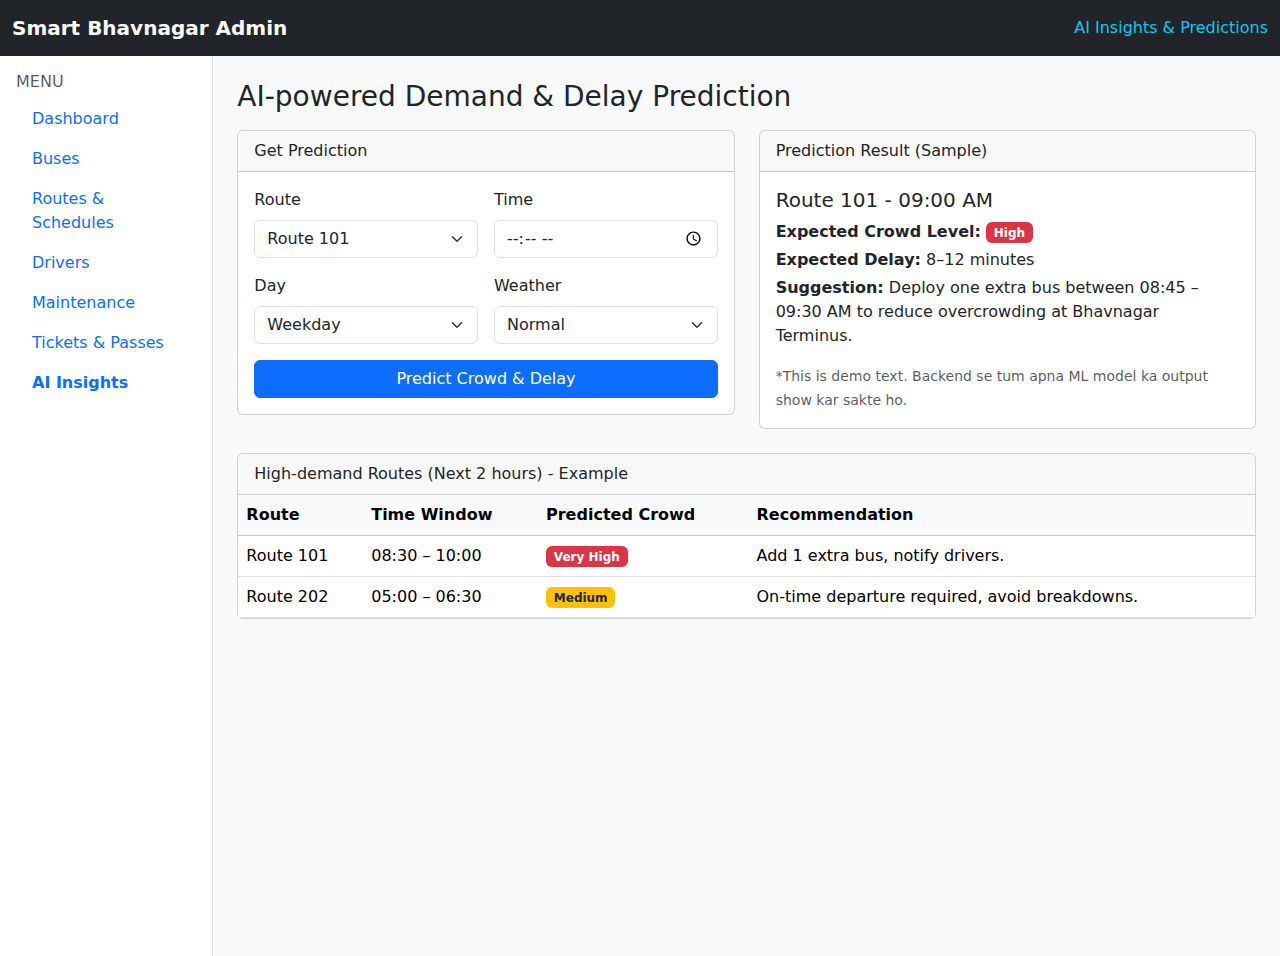
<file: templates/ai_insights.html>
<!DOCTYPE html>
<html lang="en">
<head>
  <meta charset="UTF-8" />
  <title>Smart Bhavnagar - AI Insights</title>
  <link
    href="https://cdn.jsdelivr.net/npm/bootstrap@5.3.3/dist/css/bootstrap.min.css"
    rel="stylesheet"
  />
</head>
<body class="bg-light">
  <nav class="navbar navbar-dark bg-dark navbar-expand-lg">
    <div class="container-fluid">
      <a class="navbar-brand fw-bold" href="dashboard.html">
        Smart Bhavnagar Admin
      </a>
      <span class="navbar-text text-info">
        AI Insights & Predictions
      </span>
    </div>
  </nav>

  <div class="container-fluid">
    <div class="row">
      <!-- Sidebar -->
      <div class="col-md-2 bg-white border-end min-vh-100 p-3">
        <h6 class="text-uppercase text-muted">Menu</h6>
        <ul class="nav flex-column">
          <li class="nav-item"><a href="dashboard.html" class="nav-link">Dashboard</a></li>
          <li class="nav-item"><a href="buses.html" class="nav-link">Buses</a></li>
          <li class="nav-item"><a href="routes.html" class="nav-link">Routes & Schedules</a></li>
          <li class="nav-item"><a href="drivers.html" class="nav-link">Drivers</a></li>
          <li class="nav-item"><a href="maintenance.html" class="nav-link">Maintenance</a></li>
          <li class="nav-item"><a href="tickets.html" class="nav-link">Tickets & Passes</a></li>
          <li class="nav-item"><a href="ai_insights.html" class="nav-link active fw-bold">AI Insights</a></li>
        </ul>
      </div>

      <!-- Content -->
      <div class="col-md-10 p-4">
        <h3 class="mb-3">AI-powered Demand & Delay Prediction</h3>

        <div class="row mb-4">
          <div class="col-md-6">
            <div class="card">
              <div class="card-header">
                Get Prediction
              </div>
              <div class="card-body">
                <form class="row g-3">
                  <div class="col-md-6">
                    <label class="form-label">Route</label>
                    <select class="form-select">
                      <option>Route 101</option>
                      <option>Route 202</option>
                    </select>
                  </div>
                  <div class="col-md-6">
                    <label class="form-label">Time</label>
                    <input type="time" class="form-control">
                  </div>
                  <div class="col-md-6">
                    <label class="form-label">Day</label>
                    <select class="form-select">
                      <option>Weekday</option>
                      <option>Weekend</option>
                      <option>Holiday</option>
                    </select>
                  </div>
                  <div class="col-md-6">
                    <label class="form-label">Weather</label>
                    <select class="form-select">
                      <option>Normal</option>
                      <option>Rainy</option>
                      <option>Very Hot</option>
                    </select>
                  </div>
                  <div class="col-12">
                    <button class="btn btn-primary w-100" type="button">
                      Predict Crowd & Delay
                    </button>
                  </div>
                </form>
              </div>
            </div>
          </div>

          <!-- Result Card -->
          <div class="col-md-6">
            <div class="card">
              <div class="card-header">
                Prediction Result (Sample)
              </div>
              <div class="card-body">
                <h5>Route 101 - 09:00 AM</h5>
                <p class="mb-1">
                  <strong>Expected Crowd Level:</strong>
                  <span class="badge bg-danger">High</span>
                </p>
                <p class="mb-1">
                  <strong>Expected Delay:</strong> 8–12 minutes
                </p>
                <p class="mb-3">
                  <strong>Suggestion:</strong> Deploy one extra bus between 08:45 – 09:30 AM
                  to reduce overcrowding at Bhavnagar Terminus.
                </p>
                <small class="text-muted">*This is demo text. Backend se tum apna ML model ka output show kar sakte ho.</small>
              </div>
            </div>
          </div>
        </div>

        <!-- Maybe upcoming hot routes -->
        <div class="card">
          <div class="card-header">
            High-demand Routes (Next 2 hours) - Example
          </div>
          <div class="card-body p-0">
            <table class="table mb-0">
              <thead class="table-light">
                <tr>
                  <th>Route</th>
                  <th>Time Window</th>
                  <th>Predicted Crowd</th>
                  <th>Recommendation</th>
                </tr>
              </thead>
              <tbody>
                <tr>
                  <td>Route 101</td>
                  <td>08:30 – 10:00</td>
                  <td><span class="badge bg-danger">Very High</span></td>
                  <td>Add 1 extra bus, notify drivers.</td>
                </tr>
                <tr>
                  <td>Route 202</td>
                  <td>05:00 – 06:30</td>
                  <td><span class="badge bg-warning text-dark">Medium</span></td>
                  <td>On-time departure required, avoid breakdowns.</td>
                </tr>
              </tbody>
            </table>
          </div>
        </div>

      </div> <!-- col-md-10 -->
    </div>
  </div>

  <script src="https://cdn.jsdelivr.net/npm/bootstrap@5.3.3/dist/js/bootstrap.bundle.min.js"></script>
</body>
</html>
</file>
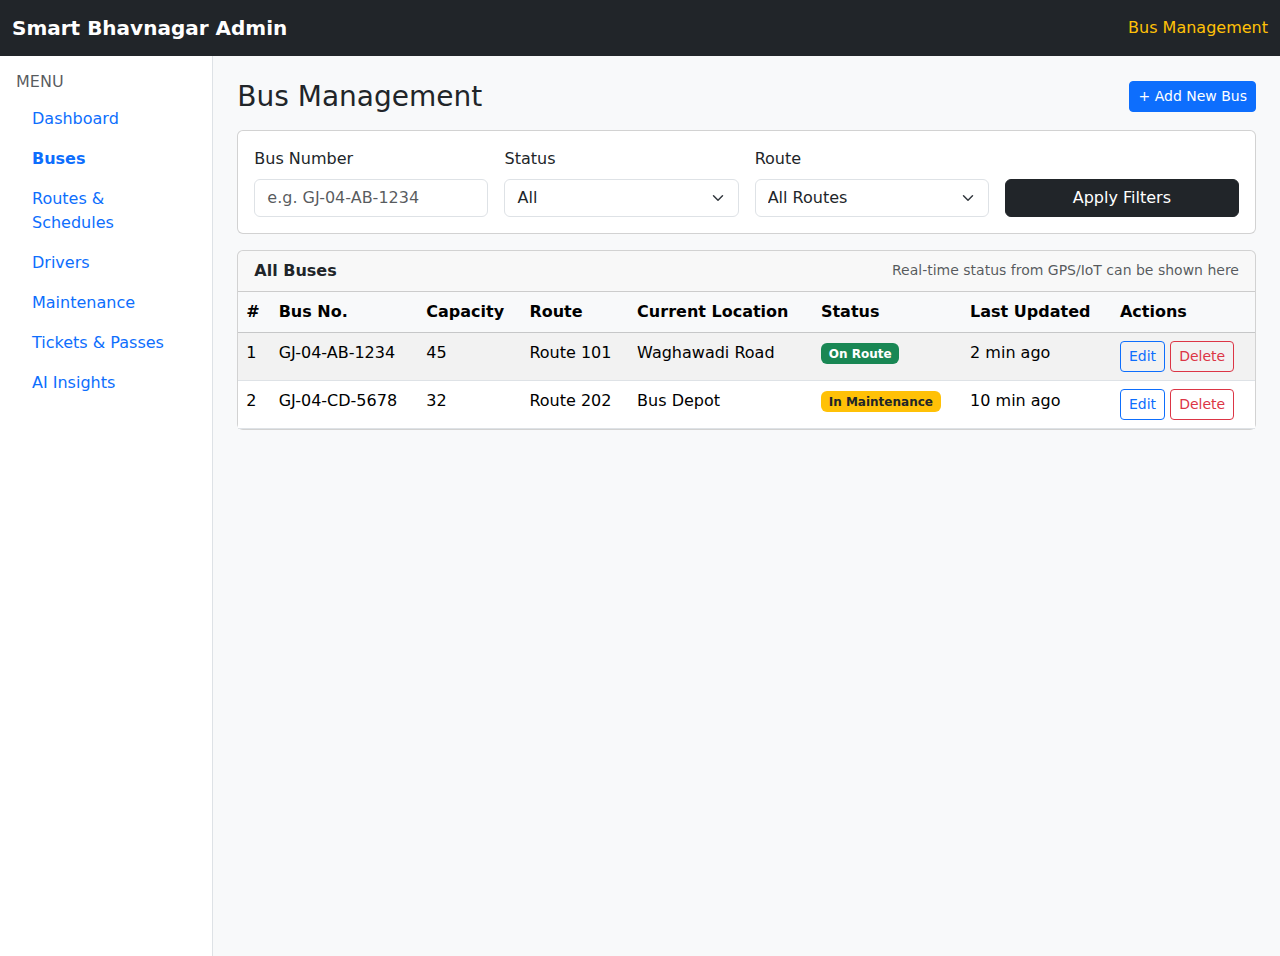
<file: templates/buses.html>
<!DOCTYPE html>
<html lang="en">
<head>
  <meta charset="UTF-8" />
  <title>Smart Bhavnagar - Bus Management</title>
  <link
    href="https://cdn.jsdelivr.net/npm/bootstrap@5.3.3/dist/css/bootstrap.min.css"
    rel="stylesheet"
  />
</head>
<body class="bg-light">
  <!-- Top Navbar -->
  <nav class="navbar navbar-dark bg-dark navbar-expand-lg">
    <div class="container-fluid">
      <a class="navbar-brand fw-bold" href="dashboard.html">
        Smart Bhavnagar Admin
      </a>
      <span class="navbar-text text-warning">
        Bus Management
      </span>
    </div>
  </nav>

  <div class="container-fluid">
    <div class="row">
      <!-- Sidebar -->
      <div class="col-md-2 bg-white border-end min-vh-100 p-3">
        <h6 class="text-uppercase text-muted">Menu</h6>
        <ul class="nav flex-column">
          <li class="nav-item"><a href="dashboard.html" class="nav-link">Dashboard</a></li>
          <li class="nav-item"><a href="buses.html" class="nav-link active fw-bold">Buses</a></li>
          <li class="nav-item"><a href="routes.html" class="nav-link">Routes & Schedules</a></li>
          <li class="nav-item"><a href="drivers.html" class="nav-link">Drivers</a></li>
          <li class="nav-item"><a href="maintenance.html" class="nav-link">Maintenance</a></li>
          <li class="nav-item"><a href="tickets.html" class="nav-link">Tickets & Passes</a></li>
          <li class="nav-item"><a href="ai_insights.html" class="nav-link">AI Insights</a></li>
        </ul>
      </div>

      <!-- Main Content -->
      <div class="col-md-10 p-4">
        <div class="d-flex justify-content-between align-items-center mb-3">
          <h3 class="mb-0">Bus Management</h3>
          <button class="btn btn-primary btn-sm" data-bs-toggle="modal" data-bs-target="#addBusModal">
            + Add New Bus
          </button>
        </div>

        <!-- Filters -->
        <div class="card mb-3">
          <div class="card-body">
            <form class="row g-3">
              <div class="col-md-3">
                <label class="form-label">Bus Number</label>
                <input type="text" class="form-control" placeholder="e.g. GJ-04-AB-1234">
              </div>
              <div class="col-md-3">
                <label class="form-label">Status</label>
                <select class="form-select">
                  <option value="">All</option>
                  <option>Active</option>
                  <option>In Maintenance</option>
                  <option>Inactive</option>
                </select>
              </div>
              <div class="col-md-3">
                <label class="form-label">Route</label>
                <select class="form-select">
                  <option value="">All Routes</option>
                  <option>Route 101</option>
                  <option>Route 202</option>
                </select>
              </div>
              <div class="col-md-3 d-flex align-items-end">
                <button class="btn btn-dark w-100">Apply Filters</button>
              </div>
            </form>
          </div>
        </div>

        <!-- Bus Table -->
        <div class="card">
          <div class="card-header d-flex justify-content-between align-items-center">
            <span class="fw-semibold">All Buses</span>
            <small class="text-muted">Real-time status from GPS/IoT can be shown here</small>
          </div>
          <div class="card-body p-0">
            <div class="table-responsive">
              <table class="table table-striped table-hover mb-0">
                <thead class="table-light">
                  <tr>
                    <th>#</th>
                    <th>Bus No.</th>
                    <th>Capacity</th>
                    <th>Route</th>
                    <th>Current Location</th>
                    <th>Status</th>
                    <th>Last Updated</th>
                    <th>Actions</th>
                  </tr>
                </thead>
                <tbody id="busTableBody">
                  <tr>
                    <td>1</td>
                    <td>GJ-04-AB-1234</td>
                    <td>45</td>
                    <td>Route 101</td>
                    <td>Waghawadi Road</td>
                    <td><span class="badge bg-success">On Route</span></td>
                    <td>2 min ago</td>
                    <td>
                      <button class="btn btn-sm btn-outline-primary">Edit</button>
                      <button class="btn btn-sm btn-outline-danger">Delete</button>
                    </td>
                  </tr>
                  <tr>
                    <td>2</td>
                    <td>GJ-04-CD-5678</td>
                    <td>32</td>
                    <td>Route 202</td>
                    <td>Bus Depot</td>
                    <td><span class="badge bg-warning text-dark">In Maintenance</span></td>
                    <td>10 min ago</td>
                    <td>
                      <button class="btn btn-sm btn-outline-primary">Edit</button>
                      <button class="btn btn-sm btn-outline-danger">Delete</button>
                    </td>
                  </tr>
                  <!-- yaha backend se dynamic rows aayenge -->
                </tbody>
              </table>
            </div>
          </div>
        </div>

      </div> <!-- /col-md-10 -->
    </div>
  </div>

  <!-- Add Bus Modal -->
  <div class="modal fade" id="addBusModal" tabindex="-1" aria-hidden="true">
    <div class="modal-dialog modal-lg">
      <form class="modal-content">
        <div class="modal-header">
          <h5 class="modal-title">Add New Bus</h5>
          <button type="button" class="btn-close" data-bs-dismiss="modal"></button>
        </div>
        <div class="modal-body row g-3">
          <div class="col-md-4">
            <label class="form-label">Bus Number</label>
            <input type="text" class="form-control" required>
          </div>
          <div class="col-md-4">
            <label class="form-label">Capacity</label>
            <input type="number" class="form-control" required>
          </div>
          <div class="col-md-4">
            <label class="form-label">Assigned Route</label>
            <select class="form-select">
              <option>Route 101</option>
              <option>Route 202</option>
            </select>
          </div>
          <div class="col-md-6">
            <label class="form-label">GPS Device ID</label>
            <input type="text" class="form-control">
          </div>
          <div class="col-md-6">
            <label class="form-label">Current Status</label>
            <select class="form-select">
              <option>Active</option>
              <option>In Maintenance</option>
              <option>Inactive</option>
            </select>
          </div>
        </div>
        <div class="modal-footer">
          <button class="btn btn-secondary" data-bs-dismiss="modal">Cancel</button>
          <button class="btn btn-primary" type="submit">Save Bus</button>
        </div>
      </form>
    </div>
  </div>

  <script src="https://cdn.jsdelivr.net/npm/bootstrap@5.3.3/dist/js/bootstrap.bundle.min.js"></script>
</body>
</html>
</file>
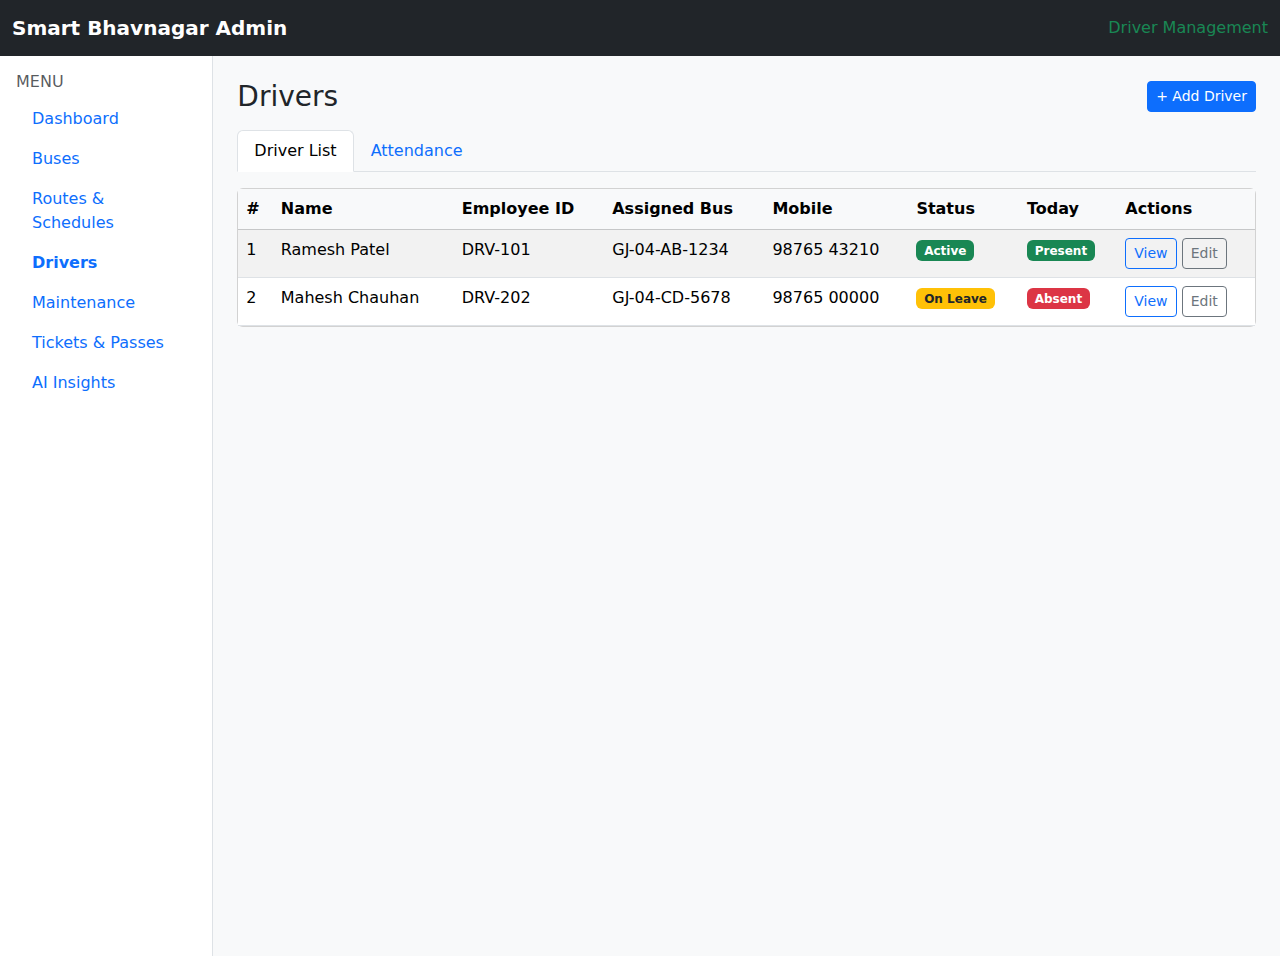
<file: templates/drivers.html>
<!DOCTYPE html>
<html lang="en">
<head>
  <meta charset="UTF-8" />
  <title>Smart Bhavnagar - Driver Management</title>
  <link
    href="https://cdn.jsdelivr.net/npm/bootstrap@5.3.3/dist/css/bootstrap.min.css"
    rel="stylesheet"
  />
</head>
<body class="bg-light">
  <nav class="navbar navbar-dark bg-dark navbar-expand-lg">
    <div class="container-fluid">
      <a class="navbar-brand fw-bold" href="dashboard.html">
        Smart Bhavnagar Admin
      </a>
      <span class="navbar-text text-success">
        Driver Management
      </span>
    </div>
  </nav>

  <div class="container-fluid">
    <div class="row">
      <!-- Sidebar -->
      <div class="col-md-2 bg-white border-end min-vh-100 p-3">
        <h6 class="text-uppercase text-muted">Menu</h6>
        <ul class="nav flex-column">
          <li class="nav-item"><a href="dashboard.html" class="nav-link">Dashboard</a></li>
          <li class="nav-item"><a href="buses.html" class="nav-link">Buses</a></li>
          <li class="nav-item"><a href="routes.html" class="nav-link">Routes & Schedules</a></li>
          <li class="nav-item"><a href="drivers.html" class="nav-link active fw-bold">Drivers</a></li>
          <li class="nav-item"><a href="maintenance.html" class="nav-link">Maintenance</a></li>
          <li class="nav-item"><a href="tickets.html" class="nav-link">Tickets & Passes</a></li>
          <li class="nav-item"><a href="ai_insights.html" class="nav-link">AI Insights</a></li>
        </ul>
      </div>

      <!-- Content -->
      <div class="col-md-10 p-4">
        <div class="d-flex justify-content-between align-items-center mb-3">
          <h3 class="mb-0">Drivers</h3>
          <button class="btn btn-primary btn-sm" data-bs-toggle="modal" data-bs-target="#addDriverModal">
            + Add Driver
          </button>
        </div>

        <!-- Tabs: Drivers / Attendance -->
        <ul class="nav nav-tabs mb-3" id="driverTabs">
          <li class="nav-item">
            <button class="nav-link active" data-bs-toggle="tab" data-bs-target="#driversList">Driver List</button>
          </li>
          <li class="nav-item">
            <button class="nav-link" data-bs-toggle="tab" data-bs-target="#attendanceTab">Attendance</button>
          </li>
        </ul>

        <div class="tab-content">
          <!-- Driver List -->
          <div class="tab-pane fade show active" id="driversList">
            <div class="card">
              <div class="card-body p-0">
                <table class="table table-striped table-hover mb-0">
                  <thead class="table-light">
                    <tr>
                      <th>#</th>
                      <th>Name</th>
                      <th>Employee ID</th>
                      <th>Assigned Bus</th>
                      <th>Mobile</th>
                      <th>Status</th>
                      <th>Today</th>
                      <th>Actions</th>
                    </tr>
                  </thead>
                  <tbody>
                    <tr>
                      <td>1</td>
                      <td>Ramesh Patel</td>
                      <td>DRV-101</td>
                      <td>GJ-04-AB-1234</td>
                      <td>98765 43210</td>
                      <td><span class="badge bg-success">Active</span></td>
                      <td><span class="badge bg-success">Present</span></td>
                      <td>
                        <button class="btn btn-sm btn-outline-primary">View</button>
                        <button class="btn btn-sm btn-outline-secondary">Edit</button>
                      </td>
                    </tr>
                    <tr>
                      <td>2</td>
                      <td>Mahesh Chauhan</td>
                      <td>DRV-202</td>
                      <td>GJ-04-CD-5678</td>
                      <td>98765 00000</td>
                      <td><span class="badge bg-warning text-dark">On Leave</span></td>
                      <td><span class="badge bg-danger">Absent</span></td>
                      <td>
                        <button class="btn btn-sm btn-outline-primary">View</button>
                        <button class="btn btn-sm btn-outline-secondary">Edit</button>
                      </td>
                    </tr>
                    <!-- dynamic -->
                  </tbody>
                </table>
              </div>
            </div>
          </div>

          <!-- Attendance -->
          <div class="tab-pane fade" id="attendanceTab">
            <div class="card">
              <div class="card-header d-flex justify-content-between align-items-center">
                <span>Attendance (Example)</span>
                <input type="date" class="form-control form-control-sm" style="width:auto;">
              </div>
              <div class="card-body p-0">
                <table class="table table-bordered mb-0">
                  <thead class="table-light">
                    <tr>
                      <th>Driver</th>
                      <th>Shift</th>
                      <th>Check-in</th>
                      <th>Check-out</th>
                      <th>Hours</th>
                      <th>Attendance</th>
                    </tr>
                  </thead>
                  <tbody>
                    <tr>
                      <td>Ramesh Patel</td>
                      <td>Morning</td>
                      <td>06:05</td>
                      <td>14:15</td>
                      <td>8h 10m</td>
                      <td><span class="badge bg-success">Present</span></td>
                    </tr>
                    <tr>
                      <td>Mahesh Chauhan</td>
                      <td>Evening</td>
                      <td>-</td>
                      <td>-</td>
                      <td>-</td>
                      <td><span class="badge bg-danger">Absent</span></td>
                    </tr>
                    <!-- dynamic -->
                  </tbody>
                </table>
              </div>
            </div>
          </div>

        </div> <!-- tab-content -->

      </div>
    </div>
  </div>

  <!-- Add Driver Modal -->
  <div class="modal fade" id="addDriverModal" tabindex="-1" aria-hidden="true">
    <div class="modal-dialog">
      <form class="modal-content">
        <div class="modal-header">
          <h5 class="modal-title">Add Driver</h5>
          <button type="button" class="btn-close" data-bs-dismiss="modal"></button>
        </div>
        <div class="modal-body row g-3">
          <div class="col-md-6">
            <label class="form-label">Name</label>
            <input type="text" class="form-control" required>
          </div>
          <div class="col-md-6">
            <label class="form-label">Employee ID</label>
            <input type="text" class="form-control" required>
          </div>
          <div class="col-md-6">
            <label class="form-label">Mobile</label>
            <input type="tel" class="form-control">
          </div>
          <div class="col-md-6">
            <label class="form-label">Assigned Bus</label>
            <select class="form-select">
              <option>GJ-04-AB-1234</option>
              <option>GJ-04-CD-5678</option>
            </select>
          </div>
          <div class="col-12">
            <label class="form-label">Address</label>
            <textarea class="form-control" rows="2"></textarea>
          </div>
        </div>
        <div class="modal-footer">
          <button class="btn btn-secondary" data-bs-dismiss="modal">Cancel</button>
          <button class="btn btn-primary" type="submit">Save Driver</button>
        </div>
      </form>
    </div>
  </div>

  <script src="https://cdn.jsdelivr.net/npm/bootstrap@5.3.3/dist/js/bootstrap.bundle.min.js"></script>
</body>
</html>
</file>
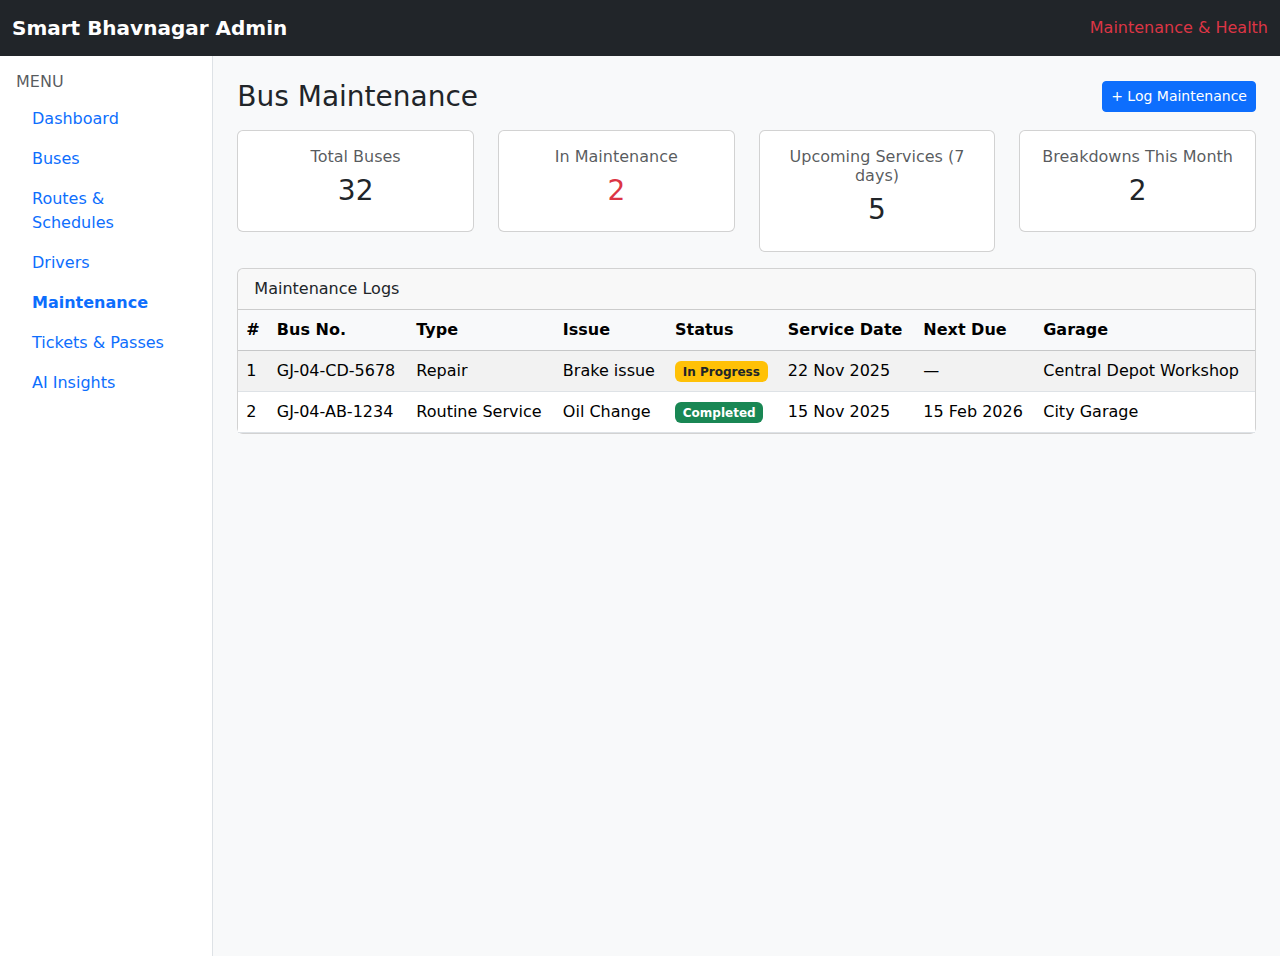
<file: templates/maintenance.html>
<!DOCTYPE html>
<html lang="en">
<head>
  <meta charset="UTF-8" />
  <title>Smart Bhavnagar - Maintenance</title>
  <link
    href="https://cdn.jsdelivr.net/npm/bootstrap@5.3.3/dist/css/bootstrap.min.css"
    rel="stylesheet"
  />
</head>
<body class="bg-light">
  <nav class="navbar navbar-dark bg-dark navbar-expand-lg">
    <div class="container-fluid">
      <a class="navbar-brand fw-bold" href="dashboard.html">
        Smart Bhavnagar Admin
      </a>
      <span class="navbar-text text-danger">
        Maintenance & Health
      </span>
    </div>
  </nav>

  <div class="container-fluid">
    <div class="row">
      <!-- Sidebar -->
      <div class="col-md-2 bg-white border-end min-vh-100 p-3">
        <h6 class="text-uppercase text-muted">Menu</h6>
        <ul class="nav flex-column">
          <li class="nav-item"><a href="dashboard.html" class="nav-link">Dashboard</a></li>
          <li class="nav-item"><a href="buses.html" class="nav-link">Buses</a></li>
          <li class="nav-item"><a href="routes.html" class="nav-link">Routes & Schedules</a></li>
          <li class="nav-item"><a href="drivers.html" class="nav-link">Drivers</a></li>
          <li class="nav-item"><a href="maintenance.html" class="nav-link active fw-bold">Maintenance</a></li>
          <li class="nav-item"><a href="tickets.html" class="nav-link">Tickets & Passes</a></li>
          <li class="nav-item"><a href="ai_insights.html" class="nav-link">AI Insights</a></li>
        </ul>
      </div>

      <!-- Content -->
      <div class="col-md-10 p-4">
        <div class="d-flex justify-content-between align-items-center mb-3">
          <h3 class="mb-0">Bus Maintenance</h3>
          <button class="btn btn-primary btn-sm" data-bs-toggle="modal" data-bs-target="#addMaintenanceModal">
            + Log Maintenance
          </button>
        </div>

        <!-- Top Stats -->
        <div class="row mb-3">
          <div class="col-md-3">
            <div class="card text-center">
              <div class="card-body">
                <h6 class="text-muted">Total Buses</h6>
                <h3>32</h3>
              </div>
            </div>
          </div>
          <div class="col-md-3">
            <div class="card text-center">
              <div class="card-body">
                <h6 class="text-muted">In Maintenance</h6>
                <h3 class="text-danger">2</h3>
              </div>
            </div>
          </div>
          <div class="col-md-3">
            <div class="card text-center">
              <div class="card-body">
                <h6 class="text-muted">Upcoming Services (7 days)</h6>
                <h3>5</h3>
              </div>
            </div>
          </div>
          <div class="col-md-3">
            <div class="card text-center">
              <div class="card-body">
                <h6 class="text-muted">Breakdowns This Month</h6>
                <h3>2</h3>
              </div>
            </div>
          </div>
        </div>

        <!-- Table -->
        <div class="card">
          <div class="card-header">
            Maintenance Logs
          </div>
          <div class="card-body p-0">
            <table class="table table-striped mb-0">
              <thead class="table-light">
                <tr>
                  <th>#</th>
                  <th>Bus No.</th>
                  <th>Type</th>
                  <th>Issue</th>
                  <th>Status</th>
                  <th>Service Date</th>
                  <th>Next Due</th>
                  <th>Garage</th>
                </tr>
              </thead>
              <tbody>
                <tr>
                  <td>1</td>
                  <td>GJ-04-CD-5678</td>
                  <td>Repair</td>
                  <td>Brake issue</td>
                  <td><span class="badge bg-warning text-dark">In Progress</span></td>
                  <td>22 Nov 2025</td>
                  <td>—</td>
                  <td>Central Depot Workshop</td>
                </tr>
                <tr>
                  <td>2</td>
                  <td>GJ-04-AB-1234</td>
                  <td>Routine Service</td>
                  <td>Oil Change</td>
                  <td><span class="badge bg-success">Completed</span></td>
                  <td>15 Nov 2025</td>
                  <td>15 Feb 2026</td>
                  <td>City Garage</td>
                </tr>
                <!-- dynamic rows -->
              </tbody>
            </table>
          </div>
        </div>

      </div> <!-- col-md-10 -->
    </div>
  </div>

  <!-- Add Maintenance Modal -->
  <div class="modal fade" id="addMaintenanceModal" tabindex="-1" aria-hidden="true">
    <div class="modal-dialog modal-lg">
      <form class="modal-content">
        <div class="modal-header">
          <h5 class="modal-title">Log Maintenance Activity</h5>
          <button type="button" class="btn-close" data-bs-dismiss="modal"></button>
        </div>
        <div class="modal-body row g-3">
          <div class="col-md-4">
            <label class="form-label">Bus Number</label>
            <select class="form-select">
              <option>GJ-04-AB-1234</option>
              <option>GJ-04-CD-5678</option>
            </select>
          </div>
          <div class="col-md-4">
            <label class="form-label">Type</label>
            <select class="form-select">
              <option>Routine Service</option>
              <option>Repair</option>
              <option>Breakdown</option>
            </select>
          </div>
          <div class="col-md-4">
            <label class="form-label">Status</label>
            <select class="form-select">
              <option>Pending</option>
              <option>In Progress</option>
              <option>Completed</option>
            </select>
          </div>
          <div class="col-md-6">
            <label class="form-label">Service Date</label>
            <input type="date" class="form-control">
          </div>
          <div class="col-md-6">
            <label class="form-label">Next Due Date</label>
            <input type="date" class="form-control">
          </div>
          <div class="col-md-12">
            <label class="form-label">Issue / Notes</label>
            <textarea class="form-control" rows="3"></textarea>
          </div>
          <div class="col-md-6">
            <label class="form-label">Garage / Workshop</label>
            <input type="text" class="form-control" placeholder="Central Depot Workshop">
          </div>
        </div>
        <div class="modal-footer">
          <button class="btn btn-secondary" data-bs-dismiss="modal">Cancel</button>
          <button class="btn btn-primary" type="submit">Save Log</button>
        </div>
      </form>
    </div>
  </div>

  <script src="https://cdn.jsdelivr.net/npm/bootstrap@5.3.3/dist/js/bootstrap.bundle.min.js"></script>
</body>
</html>
</file>
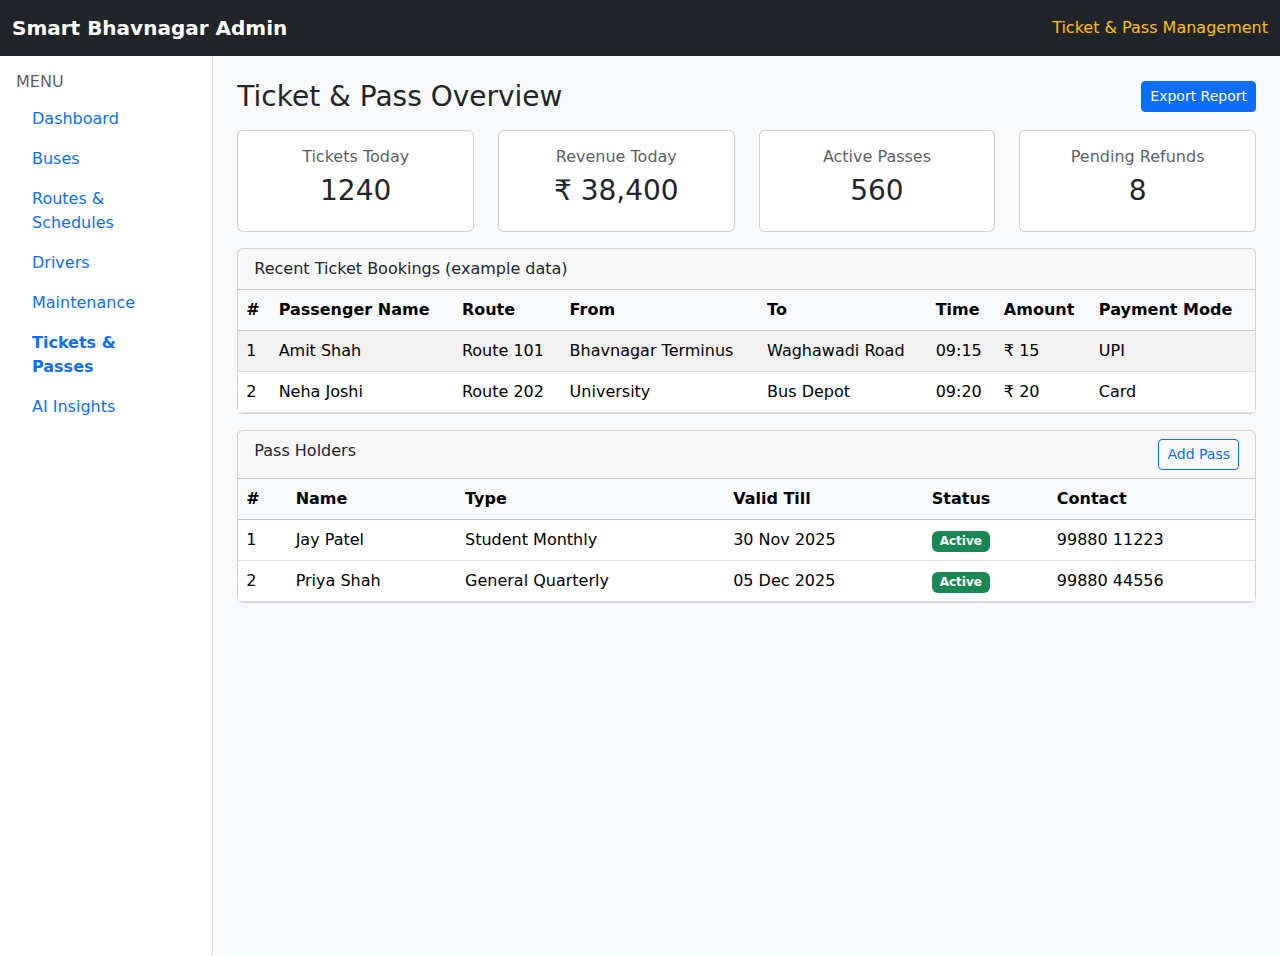
<file: templates/tickets.html>
<!DOCTYPE html>
<html lang="en">
<head>
  <meta charset="UTF-8" />
  <title>Smart Bhavnagar - Tickets & Passes</title>
  <link
    href="https://cdn.jsdelivr.net/npm/bootstrap@5.3.3/dist/css/bootstrap.min.css"
    rel="stylesheet"
  />
</head>
<body class="bg-light">
  <nav class="navbar navbar-dark bg-dark navbar-expand-lg">
    <div class="container-fluid">
      <a class="navbar-brand fw-bold" href="dashboard.html">
        Smart Bhavnagar Admin
      </a>
      <span class="navbar-text text-warning">
        Ticket & Pass Management
      </span>
    </div>
  </nav>

  <div class="container-fluid">
    <div class="row">
      <!-- Sidebar -->
      <div class="col-md-2 bg-white border-end min-vh-100 p-3">
        <h6 class="text-uppercase text-muted">Menu</h6>
        <ul class="nav flex-column">
          <li class="nav-item"><a href="dashboard.html" class="nav-link">Dashboard</a></li>
          <li class="nav-item"><a href="buses.html" class="nav-link">Buses</a></li>
          <li class="nav-item"><a href="routes.html" class="nav-link">Routes & Schedules</a></li>
          <li class="nav-item"><a href="drivers.html" class="nav-link">Drivers</a></li>
          <li class="nav-item"><a href="maintenance.html" class="nav-link">Maintenance</a></li>
          <li class="nav-item"><a href="tickets.html" class="nav-link active fw-bold">Tickets & Passes</a></li>
          <li class="nav-item"><a href="ai_insights.html" class="nav-link">AI Insights</a></li>
        </ul>
      </div>

      <!-- Content -->
      <div class="col-md-10 p-4">
        <div class="d-flex justify-content-between align-items-center mb-3">
          <h3 class="mb-0">Ticket & Pass Overview</h3>
          <button class="btn btn-primary btn-sm">Export Report</button>
        </div>

        <!-- Stats -->
        <div class="row mb-3">
          <div class="col-md-3">
            <div class="card text-center">
              <div class="card-body">
                <h6 class="text-muted">Tickets Today</h6>
                <h3>1240</h3>
              </div>
            </div>
          </div>
          <div class="col-md-3">
            <div class="card text-center">
              <div class="card-body">
                <h6 class="text-muted">Revenue Today</h6>
                <h3>₹ 38,400</h3>
              </div>
            </div>
          </div>
          <div class="col-md-3">
            <div class="card text-center">
              <div class="card-body">
                <h6 class="text-muted">Active Passes</h6>
                <h3>560</h3>
              </div>
            </div>
          </div>
          <div class="col-md-3">
            <div class="card text-center">
              <div class="card-body">
                <h6 class="text-muted">Pending Refunds</h6>
                <h3>8</h3>
              </div>
            </div>
          </div>
        </div>

        <!-- Last Bookings -->
        <div class="card mb-3">
          <div class="card-header">
            Recent Ticket Bookings (example data)
          </div>
          <div class="card-body p-0">
            <table class="table table-striped mb-0">
              <thead class="table-light">
                <tr>
                  <th>#</th>
                  <th>Passenger Name</th>
                  <th>Route</th>
                  <th>From</th>
                  <th>To</th>
                  <th>Time</th>
                  <th>Amount</th>
                  <th>Payment Mode</th>
                </tr>
              </thead>
              <tbody>
                <tr>
                  <td>1</td>
                  <td>Amit Shah</td>
                  <td>Route 101</td>
                  <td>Bhavnagar Terminus</td>
                  <td>Waghawadi Road</td>
                  <td>09:15</td>
                  <td>₹ 15</td>
                  <td>UPI</td>
                </tr>
                <tr>
                  <td>2</td>
                  <td>Neha Joshi</td>
                  <td>Route 202</td>
                  <td>University</td>
                  <td>Bus Depot</td>
                  <td>09:20</td>
                  <td>₹ 20</td>
                  <td>Card</td>
                </tr>
              </tbody>
            </table>
          </div>
        </div>

        <!-- Pass List -->
        <div class="card">
          <div class="card-header d-flex justify-content-between">
            <span>Pass Holders</span>
            <button class="btn btn-sm btn-outline-primary">Add Pass</button>
          </div>
          <div class="card-body p-0">
            <table class="table table-hover mb-0">
              <thead class="table-light">
                <tr>
                  <th>#</th>
                  <th>Name</th>
                  <th>Type</th>
                  <th>Valid Till</th>
                  <th>Status</th>
                  <th>Contact</th>
                </tr>
              </thead>
              <tbody>
                <tr>
                  <td>1</td>
                  <td>Jay Patel</td>
                  <td>Student Monthly</td>
                  <td>30 Nov 2025</td>
                  <td><span class="badge bg-success">Active</span></td>
                  <td>99880 11223</td>
                </tr>
                <tr>
                  <td>2</td>
                  <td>Priya Shah</td>
                  <td>General Quarterly</td>
                  <td>05 Dec 2025</td>
                  <td><span class="badge bg-success">Active</span></td>
                  <td>99880 44556</td>
                </tr>
                <!-- dynamic -->
              </tbody>
            </table>
          </div>
        </div>

      </div> <!-- col-md-10 -->
    </div>
  </div>

  <script src="https://cdn.jsdelivr.net/npm/bootstrap@5.3.3/dist/js/bootstrap.bundle.min.js"></script>
</body>
</html>
</file>
